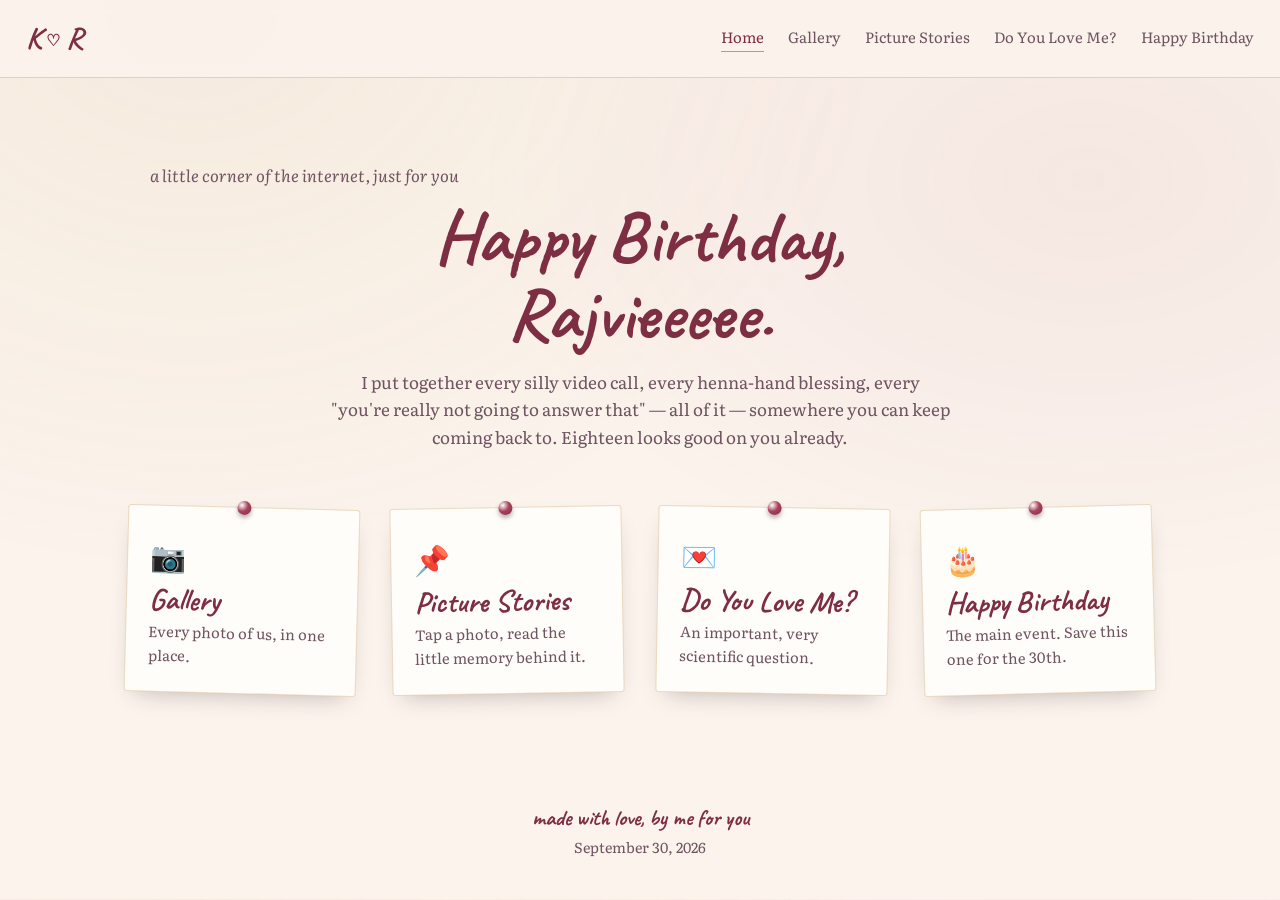
<file: index.html>
<!DOCTYPE html>
<html lang="en">
<head>
<meta charset="UTF-8">
<meta name="viewport" content="width=device-width, initial-scale=1.0">
<title>For Rajvieeeee</title>
<style>
/* ============================================================
   For Rajvieeeee — shared theme
   A handwritten scrapbook, not a template. Paper, ink, tape,
   polaroids pinned to a corkboard. Every accent borrows from
   things already in the photos: henna, kissed paper, string lights.
   ============================================================ */

@import url('https://fonts.googleapis.com/css2?family=Caveat:wght@500;600;700&family=Literata:ital,wght@0,400;0,500;0,600;1,400&display=swap');

:root{
  --paper:      #FBF3EC;
  --paper-deep: #F1E3D2;
  --card:       #FFFDF9;
  --ink:        #3B2331;
  --ink-soft:   #6E5361;
  --rose:       #A8425A;
  --rose-deep:  #7E2E42;
  --blush:      #F3C9D4;
  --gold:       #C89B5C;
  --gold-soft:  #E4C88E;
  --sage:       #E7DCC6;

  --shadow-card: 0 10px 24px -12px rgba(59,35,49,0.35);
  --radius-card: 3px;
}

*{ box-sizing: border-box; }
html{ scroll-behavior: smooth; }

body{
  margin: 0;
  background:
    radial-gradient(ellipse at 15% 0%, rgba(200,155,92,0.10), transparent 45%),
    radial-gradient(ellipse at 85% 20%, rgba(168,66,90,0.07), transparent 40%),
    var(--paper);
  color: var(--ink);
  font-family: 'Literata', Georgia, serif;
  font-size: 17px;
  line-height: 1.6;
  -webkit-font-smoothing: antialiased;
}

h1, h2, h3, .script{
  font-family: 'Caveat', cursive;
  color: var(--rose-deep);
  font-weight: 700;
  line-height: 1.05;
  margin: 0 0 .2em 0;
}

h1{ font-size: clamp(2.6rem, 7vw, 4.6rem); }
h2{ font-size: clamp(2rem, 5vw, 3rem); }
h3{ font-size: clamp(1.5rem, 3vw, 1.9rem); }

p{ max-width: 62ch; }

a{ color: var(--rose); }

::selection{ background: var(--blush); color: var(--ink); }

/* focus visibility, kept even though we style things by hand */
a:focus-visible, button:focus-visible, .memory:focus-visible{
  outline: 2px solid var(--rose);
  outline-offset: 3px;
}

@media (prefers-reduced-motion: reduce){
  *{ animation: none !important; transition: none !important; }
}

/* ---------- header / nav ---------- */
.site-header{
  position: sticky;
  top: 0;
  z-index: 40;
  display: flex;
  align-items: center;
  justify-content: space-between;
  gap: 1rem;
  padding: .9rem 1.6rem;
  background: rgba(251, 243, 236, 0.88);
  backdrop-filter: blur(6px);
  border-bottom: 1px solid rgba(200,155,92,0.4);
}

.wordmark{
  font-family: 'Caveat', cursive;
  font-size: 1.9rem;
  font-weight: 700;
  color: var(--rose-deep);
  text-decoration: none;
  display: flex;
  align-items: baseline;
  gap: .35rem;
}
.wordmark .heart{ font-size: 1rem; transform: translateY(-2px); }

.site-nav{
  display: flex;
  flex-wrap: wrap;
  gap: 1.1rem 1.5rem;
  list-style: none;
  margin: 0;
  padding: 0;
}
.site-nav a{
  font-family: 'Literata', serif;
  font-size: .93rem;
  color: var(--ink-soft);
  text-decoration: none;
  border-bottom: 1px solid transparent;
  padding-bottom: 2px;
  transition: color .2s ease, border-color .2s ease;
  white-space: nowrap;
}
.site-nav a:hover,
.site-nav a.current{
  color: var(--rose-deep);
  border-color: var(--gold);
}

.nav-toggle{
  display: none;
  background: none;
  border: 1px solid var(--gold);
  border-radius: var(--radius-card);
  color: var(--rose-deep);
  font-family: 'Literata', serif;
  font-size: .85rem;
  padding: .35rem .7rem;
  cursor: pointer;
}

@media (max-width: 760px){
  .nav-toggle{ display: inline-block; }
  .site-nav{
    display: none;
    position: absolute;
    top: 100%; left: 0; right: 0;
    background: var(--paper);
    border-bottom: 1px solid rgba(200,155,92,0.4);
    padding: 1rem 1.6rem 1.4rem;
    flex-direction: column;
    gap: .9rem;
  }
  .site-nav.open{ display: flex; }
}

/* ---------- generic page chrome ---------- */
.wrap{ max-width: 1080px; margin: 0 auto; padding: 0 1.6rem; }

.hero{
  padding: 4.2rem 1.6rem 2.6rem;
  text-align: center;
}
.hero .kicker{
  font-family: 'Literata', serif;
  font-style: italic;
  color: var(--ink-soft);
  font-size: 1.02rem;
  margin-bottom: .6rem;
}
.hero p.lede{
  margin: 1rem auto 0;
  color: var(--ink-soft);
}

.site-footer{
  text-align: center;
  padding: 3rem 1.6rem 2.6rem;
  color: var(--ink-soft);
  font-size: .9rem;
}
.site-footer .script{ font-size: 1.4rem; display:block; margin-bottom:.3rem; }

/* ---------- decorative bits ---------- */
.tape{
  position: absolute;
  width: 74px; height: 26px;
  background: repeating-linear-gradient(
    45deg,
    rgba(232,200,142,0.75),
    rgba(232,200,142,0.75) 6px,
    rgba(200,155,92,0.55) 6px,
    rgba(200,155,92,0.55) 12px
  );
  opacity: .85;
  box-shadow: 0 2px 4px rgba(59,35,49,0.15);
}

.pin{
  position: absolute;
  width: 14px; height: 14px;
  border-radius: 50%;
  background: radial-gradient(circle at 32% 30%, #fff, var(--rose) 45%, var(--rose-deep) 100%);
  box-shadow: 0 3px 4px rgba(59,35,49,0.35);
}

.hairline{
  border: none;
  border-top: 1px solid var(--gold-soft);
  max-width: 220px;
  margin: 2.4rem auto;
}

/* ---------- home: destination cards ---------- */
.destinations{
  display: grid;
  grid-template-columns: repeat(auto-fit, minmax(210px, 1fr));
  gap: 2.1rem;
  padding: 1rem 0 4rem;
}

.dest-card{
  position: relative;
  display: block;
  text-decoration: none;
  color: var(--ink);
  background: var(--card);
  border: 1px solid rgba(200,155,92,0.35);
  border-radius: var(--radius-card);
  padding: 1.6rem 1.4rem 1.5rem;
  box-shadow: var(--shadow-card);
  transform: rotate(var(--tilt, 0deg));
  transition: transform .25s ease, box-shadow .25s ease;
}
.dest-card:hover{
  transform: rotate(var(--tilt, 0deg)) translateY(-5px);
  box-shadow: 0 16px 30px -14px rgba(59,35,49,0.4);
}
.dest-card .pin{ top: -7px; left: 50%; margin-left: -7px; }
.dest-card .dest-icon{ font-size: 1.8rem; display:block; margin-bottom:.4rem; }
.dest-card h3{ margin-bottom: .25rem; }
.dest-card p{ margin: 0; color: var(--ink-soft); font-size: .92rem; }
.dest-card .soon{
  display:inline-block; margin-top:.6rem;
  font-family:'Literata',serif; font-style: italic;
  font-size:.78rem; color: var(--gold); 
}

/* ---------- corkboard / memories grid ---------- */
.corkboard{
  padding: 1rem 0 5rem;
  column-count: 1;
  column-gap: 30px;
}
@media (min-width: 620px){ .corkboard{ column-count: 2; } }
@media (min-width: 980px){ .corkboard{ column-count: 3; } }

.memory{
  break-inside: avoid;
  margin: 0 0 32px;
  transform: rotate(var(--tilt, 0deg));
}

.flip-card{
  position: relative;
  perspective: 1400px;
  cursor: pointer;
}
.flip-inner{
  position: relative;
  transform-style: preserve-3d;
  -webkit-transform-style: preserve-3d;
  transition: transform .7s cubic-bezier(.22,.85,.28,1);
}
.flip-card.flipped .flip-inner{ transform: rotateY(180deg); }

.flip-front, .flip-back{
  backface-visibility: hidden;
  -webkit-backface-visibility: hidden;
}
.flip-back{
  position: absolute;
  inset: 0;
  transform: rotateY(180deg);
}

/* front: polaroid */
.flip-front{
  background: var(--card);
  padding: 14px 14px 20px;
  border-radius: var(--radius-card);
  box-shadow: var(--shadow-card);
}
.photo-stack{
  position: relative;
  overflow: hidden;
  border-radius: 2px;
}
.photo-stack img{
  width: 100%;
  display: block;
  object-fit: cover;
  aspect-ratio: 4 / 5;
}
.photo-stack.pair{ display: flex; gap: 4px; }
.photo-stack.pair img{ width: 50%; aspect-ratio: 3 / 5; }

/* give the back face reliable room for text regardless of photo shape */
.flip-inner{ min-height: 340px; }

.flip-front .tape{ top: -12px; left: 50%; margin-left: -37px; }
.flip-front .cap-title{
  font-family: 'Caveat', cursive;
  color: var(--rose-deep);
  font-size: 1.5rem;
  margin: .6rem 0 0;
  text-align: center;
}
.flip-front .cap-hint{
  text-align: center;
  font-size: .78rem;
  font-style: italic;
  color: var(--ink-soft);
  margin: .1rem 0 0;
}

/* back: the note */
.flip-back{
  background:
    linear-gradient(var(--sage), var(--sage)),
    repeating-linear-gradient(
      to bottom,
      transparent, transparent 27px,
      rgba(168,66,90,0.14) 27px, rgba(168,66,90,0.14) 28px
    );
  border-radius: var(--radius-card);
  box-shadow: var(--shadow-card);
  padding: 1.5rem 1.4rem;
  display: flex;
  flex-direction: column;
  justify-content: center;
  min-height: 100%;
}
.flip-back .pin{ top: -7px; left: 50%; margin-left: -7px; }
.flip-back p{
  font-size: .98rem;
  color: var(--ink);
  margin: 0;
}
.flip-back .cap-hint{
  margin-top: .9rem;
  font-size: .76rem;
  font-style: italic;
  color: var(--ink-soft);
  text-align: right;
}

/* keep front/back same footprint so the flip doesn't jump */
.flip-card{ min-height: 0; }
.flip-inner{ width: 100%; }
.flip-back{ }

/* buttons */
.btn{
  display: inline-block;
  font-family: 'Literata', serif;
  font-size: .95rem;
  color: var(--rose-deep);
  text-decoration: none;
  border-bottom: 2px solid var(--gold);
  padding-bottom: 2px;
}
.btn:hover{ color: var(--rose); border-color: var(--rose); }

/* stub / coming-soon pages */
.stub{
  text-align: center;
  padding: 5rem 1.6rem 6rem;
}
.stub .pin{ position: static; display:inline-block; margin-bottom: 1.2rem; }

/* ---------- gallery: plain photo/video wall ---------- */
.gallery-item{
  position: relative;
  break-inside: avoid;
  margin: 0 0 28px;
  background: var(--card);
  padding: 12px 12px 14px;
  border-radius: var(--radius-card);
  box-shadow: var(--shadow-card);
  transform: rotate(var(--tilt, 0deg));
  cursor: zoom-in;
  transition: transform .25s ease, box-shadow .25s ease;
}
.gallery-item:hover{
  transform: rotate(var(--tilt, 0deg)) translateY(-4px);
  box-shadow: 0 16px 30px -14px rgba(59,35,49,0.4);
}
.gallery-item .tape{ top: -12px; left: 50%; margin-left: -37px; }
.gallery-item img{
  width: 100%;
  display: block;
  border-radius: 2px;
  object-fit: cover;
}
.gallery-item .play-badge{
  position: absolute;
  top: 12px; left: 12px; right: 12px; bottom: 26px;
  display: flex; align-items: center; justify-content: center;
  pointer-events: none;
}
.gallery-item .play-badge span{
  width: 54px; height: 54px;
  border-radius: 50%;
  background: rgba(59,35,49,0.55);
  color: #fff;
  font-size: 1.2rem;
  display: flex; align-items: center; justify-content: center;
  padding-left: 4px;
}

/* lightbox */
.lightbox{
  position: fixed;
  inset: 0;
  z-index: 100;
  background: rgba(37,22,29,0.86);
  display: none;
  align-items: center;
  justify-content: center;
  padding: 2rem;
}
.lightbox.open{ display: flex; }
.lightbox-content img,
.lightbox-content video{
  display: block;
  max-width: min(92vw, 720px);
  max-height: 86vh;
  border-radius: 4px;
  box-shadow: 0 20px 50px rgba(0,0,0,0.5);
}
.lightbox-close{
  position: absolute;
  top: 1.1rem; right: 1.5rem;
  color: #fff;
  font-family: 'Caveat', cursive;
  font-size: 2.4rem;
  line-height: 1;
  background: none;
  border: none;
  cursor: pointer;
}

/* ---------- do you love me ---------- */
.love-stage{
  min-height: 56vh;
  display: flex;
  flex-direction: column;
  align-items: center;
  justify-content: flex-start;
  text-align: center;
  padding: 1.5rem 1.6rem 5rem;
}
.love-round{ width: 100%; max-width: 560px; }
.love-buttons{
  position: relative;
  display: flex;
  align-items: center;
  justify-content: center;
  width: 100%;
  height: 240px;
  margin: 1.6rem auto 0;
}
.love-btn{
  font-family: 'Literata', serif;
  border: none;
  border-radius: 40px;
  padding: .85rem 2.1rem;
  font-size: 1.05rem;
}
.love-btn.yes{
  background: var(--rose-deep);
  color: #fff;
  box-shadow: var(--shadow-card);
  transition: transform .3s ease;
  cursor: pointer;
}
.love-btn.no{
  position: absolute;
  top: 42%;
  left: 62%;
  transform: translate(-50%, -50%);
  background: var(--card);
  color: var(--ink-soft);
  border: 1px solid var(--gold-soft);
  transition: top .22s ease, left .22s ease;
  white-space: nowrap;
  cursor: pointer;
}
.love-stage .cap-hint{
  margin-top: .6rem;
  font-size: .85rem;
  font-style: italic;
  color: var(--ink-soft);
}
.love-reveal{ max-width: 560px; margin-top: .5rem; }
.love-reveal .pagelist{
  text-align: left;
  display: inline-block;
  margin: 1rem 0;
  padding-left: 1.2rem;
}
.love-reveal .pagelist li{ margin-bottom: .5rem; }
.hidden{ display: none !important; }

/* ---------- happy birthday: lock + countdown ---------- */
.locked{
  text-align: center;
  padding: 3rem 1.6rem 6rem;
}
.locked .lock-icon{ font-size: 3rem; display: block; margin-bottom: 1rem; }
.countdown{
  display: flex;
  gap: 1.2rem;
  justify-content: center;
  margin-top: 2.2rem;
  flex-wrap: wrap;
}
.countdown .unit{
  background: var(--card);
  border-radius: var(--radius-card);
  box-shadow: var(--shadow-card);
  padding: 1rem 1.2rem;
  min-width: 84px;
}
.countdown .num{
  font-family: 'Caveat', cursive;
  font-size: 2.6rem;
  color: var(--rose-deep);
  display: block;
  line-height: 1;
}
.countdown .label{
  font-size: .75rem;
  color: var(--ink-soft);
}

/* ---------- happy birthday: cake + candles ---------- */
.cake-wrap{ text-align: center; padding: 2.5rem 1.6rem 1rem; }
.cake{
  position: relative;
  max-width: 440px;
  margin: 2.2rem auto 0;
}
.candles{
  display: flex;
  flex-wrap: wrap;
  justify-content: center;
  gap: 4px 8px;
  position: relative;
  z-index: 2;
  margin-bottom: -6px;
}
.candle{
  background: none;
  border: none;
  cursor: pointer;
  width: 18px;
  padding: 20px 0 0;
  position: relative;
}
.candle .stick{
  width: 5px;
  height: 22px;
  margin: 0 auto;
  border-radius: 2px;
  background: linear-gradient(var(--blush), var(--rose));
}
.candle .flame{
  position: absolute;
  top: 0; left: 50%;
  margin-left: -5px;
  width: 10px; height: 14px;
  border-radius: 50% 50% 50% 50% / 60% 60% 40% 40%;
  background: radial-gradient(circle at 50% 70%, #FFE9A8, #F4A340 60%, #C8541C);
  animation: flicker 1.6s ease-in-out infinite;
}
.candle.out .flame{ display: none; }
@keyframes flicker{
  0%, 100%{ transform: scaleY(1) rotate(-3deg); }
  50%{ transform: scaleY(1.12) rotate(3deg); }
}
.cake-body{
  height: 108px;
  background: linear-gradient(var(--card), var(--sage));
  border-radius: 14px 14px 32px 32px;
  box-shadow: var(--shadow-card);
  position: relative;
  z-index: 1;
}
.cake-plate{
  height: 14px;
  max-width: 480px;
  margin: 0 auto;
  background: var(--gold-soft);
  border-radius: 50%;
}
.cake-hint{
  margin-top: 1.3rem;
  font-style: italic;
  color: var(--ink-soft);
  font-size: .9rem;
}

/* ---------- happy birthday: the letter ---------- */
.letter-wrap{
  max-width: 600px;
  margin: 0 auto;
  padding: 2.2rem 1.6rem 5rem;
  text-align: center;
}
.letter-wrap p{ margin: 0 auto 1rem; text-align: left; }
.letter-wrap .signature{
  font-family: 'Caveat', cursive;
  font-size: 1.9rem;
  color: var(--rose-deep);
  margin-top: 1.4rem;
  text-align: center;
}

/* ---------- confetti ---------- */
.confetti-piece{
  position: fixed;
  top: -20px;
  width: 9px; height: 14px;
  z-index: 200;
  pointer-events: none;
  animation: confetti-fall linear forwards;
}
@keyframes confetti-fall{
  to{ transform: translateY(110vh) rotate(540deg); opacity: .9; }
}

</style>
</head>
<body>

<header class="site-header">
  <a class="wordmark" href="index.html">K <span class="heart">♡</span> R</a>
  <button class="nav-toggle" aria-label="Toggle menu">Menu</button>
  <nav class="site-nav">
    <a href="index.html" class="current">Home</a>
    <a href="gallery.html">Gallery</a>
    <a href="picture-stories.html">Picture Stories</a>
    <a href="love.html">Do You Love Me?</a>
    <a href="birthday.html">Happy Birthday</a>
  </nav>
</header>

<section class="hero">
  <p class="kicker">a little corner of the internet, just for you</p>
  <h1>Happy Birthday,<br>Rajvieeeee.</h1>
  <p class="lede">
    I put together every silly video call, every henna-hand blessing, every
    "you're really not going to answer that" — all of it — somewhere you can
    keep coming back to. Eighteen looks good on you already.
  </p>
</section>

<div class="wrap">
  <div class="destinations">

    <a class="dest-card" style="--tilt:1.5deg" href="gallery.html">
      <span class="pin"></span>
      <span class="dest-icon">📷</span>
      <h3>Gallery</h3>
      <p>Every photo of us, in one place.</p>
    </a>

    <a class="dest-card" style="--tilt:-1deg" href="picture-stories.html">
      <span class="pin"></span>
      <span class="dest-icon">📌</span>
      <h3>Picture Stories</h3>
      <p>Tap a photo, read the little memory behind it.</p>
    </a>

    <a class="dest-card" style="--tilt:1deg" href="love.html">
      <span class="pin"></span>
      <span class="dest-icon">💌</span>
      <h3>Do You Love Me?</h3>
      <p>An important, very scientific question.</p>
    </a>

    <a class="dest-card" style="--tilt:-1.5deg" href="birthday.html">
      <span class="pin"></span>
      <span class="dest-icon">🎂</span>
      <h3>Happy Birthday</h3>
      <p>The main event. Save this one for the 30th.</p>
    </a>

  </div>
</div>

<footer class="site-footer">
  <span class="script">made with love, by me for you</span>
  September 30, 2026
</footer>

<script>
// Mobile nav toggle
document.addEventListener('DOMContentLoaded', () => {
  const toggle = document.querySelector('.nav-toggle');
  const nav = document.querySelector('.site-nav');
  if (toggle && nav){
    toggle.addEventListener('click', () => {
      nav.classList.toggle('open');
    });
  }

  // Flip cards (Picture Stories)
  document.querySelectorAll('.flip-card').forEach(card => {
    card.setAttribute('tabindex', '0');
    card.setAttribute('role', 'button');
    const front = card.querySelector('.flip-front .cap-title');
    card.setAttribute('aria-label', front ? front.textContent : 'Photo, tap to read the story');

    const toggleFlip = () => card.classList.toggle('flipped');

    card.addEventListener('click', toggleFlip);
    card.addEventListener('keydown', (e) => {
      if (e.key === 'Enter' || e.key === ' '){
        e.preventDefault();
        toggleFlip();
      }
    });
  });

  // Gallery lightbox
  const lightbox = document.getElementById('lightbox');
  if (lightbox){
    const content = lightbox.querySelector('.lightbox-content');
    const closeBtn = lightbox.querySelector('.lightbox-close');

    const openLightbox = (item) => {
      const videoSrc = item.getAttribute('data-video');
      content.innerHTML = '';
      if (videoSrc){
        const video = document.createElement('video');
        video.src = videoSrc;
        video.controls = true;
        video.autoplay = true;
        video.playsInline = true;
        content.appendChild(video);
      } else {
        const img = item.querySelector('img');
        const big = document.createElement('img');
        big.src = img.src;
        big.alt = img.alt || '';
        content.appendChild(big);
      }
      lightbox.classList.add('open');
    };

    const closeLightbox = () => {
      lightbox.classList.remove('open');
      const video = content.querySelector('video');
      if (video) video.pause();
      content.innerHTML = '';
    };

    document.querySelectorAll('.gallery-item').forEach(item => {
      item.setAttribute('tabindex', '0');
      item.setAttribute('role', 'button');
      item.addEventListener('click', () => openLightbox(item));
      item.addEventListener('keydown', (e) => {
        if (e.key === 'Enter' || e.key === ' '){
          e.preventDefault();
          openLightbox(item);
        }
      });
    });

    closeBtn.addEventListener('click', closeLightbox);
    lightbox.addEventListener('click', (e) => {
      if (e.target === lightbox) closeLightbox();
    });
    document.addEventListener('keydown', (e) => {
      if (e.key === 'Escape') closeLightbox();
    });
  }

  // Do You Love Me — the "no" button that can't be caught
  const yesBtn = document.getElementById('loveYes');
  const noBtn = document.getElementById('loveNo');
  if (yesBtn && noBtn){
    const stage = document.getElementById('loveButtons');
    const hint = document.getElementById('loveHint');
    const round = document.getElementById('loveRound');
    const reveal = document.getElementById('loveReveal');
    const dodgeMessages = ['nice try', 'nope', 'so close', 'not happening', 'try again?', 'almost had it'];
    let dodges = 0;

    const dodge = (e) => {
      e.preventDefault();
      const rect = stage.getBoundingClientRect();
      const btnRect = noBtn.getBoundingClientRect();
      const maxX = Math.max(rect.width - btnRect.width, 0);
      const maxY = Math.max(rect.height - btnRect.height, 0);
      const x = Math.random() * maxX;
      const y = Math.random() * maxY;
      noBtn.style.left = x + 'px';
      noBtn.style.top = y + 'px';
      noBtn.style.transform = 'none';
      dodges += 1;
      const scale = Math.min(1 + dodges * 0.05, 1.5);
      yesBtn.style.transform = 'scale(' + scale + ')';
      if (dodges >= 2 && hint){
        hint.textContent = dodgeMessages[Math.min(dodges - 2, dodgeMessages.length - 1)];
      }
    };

    noBtn.addEventListener('pointerenter', dodge);
    noBtn.addEventListener('touchstart', dodge, { passive: false });
    noBtn.addEventListener('click', dodge);

    yesBtn.addEventListener('click', () => {
      round.classList.add('hidden');
      reveal.classList.remove('hidden');
    });
  }
});

// Happy Birthday: countdown lock, candles, confetti
(function(){
  const lockedEl = document.getElementById('bdayLocked');
  const unlockedEl = document.getElementById('bdayUnlocked');
  if (!lockedEl || !unlockedEl) return;

  const target = new Date('2026-09-30T00:00:00');

  function launchConfetti(){
    const colors = ['#A8425A', '#C89B5C', '#F3C9D4', '#E7DCC6', '#7E2E42'];
    for (let i = 0; i < 70; i++){
      const p = document.createElement('div');
      p.className = 'confetti-piece';
      p.style.left = Math.random() * 100 + 'vw';
      p.style.background = colors[Math.floor(Math.random() * colors.length)];
      p.style.animationDuration = (2.5 + Math.random() * 1.5) + 's';
      p.style.transform = 'rotate(' + Math.floor(Math.random() * 360) + 'deg)';
      document.body.appendChild(p);
      setTimeout(() => p.remove(), 4200);
    }
  }

  function showUnlocked(){
    lockedEl.classList.add('hidden');
    unlockedEl.classList.remove('hidden');
    launchConfetti();
  }

  function pad2(n){
    n = Math.floor(n);
    return n < 10 ? '0' + n : String(n);
  }

  function tick(){
    const now = new Date();
    const diff = target - now;
    if (diff <= 0){
      showUnlocked();
      return;
    }
    const d = Math.floor(diff / 86400000);
    const h = Math.floor((diff % 86400000) / 3600000);
    const m = Math.floor((diff % 3600000) / 60000);
    const s = Math.floor((diff % 60000) / 1000);
    const dEl = document.getElementById('cdDays');
    const hEl = document.getElementById('cdHours');
    const mEl = document.getElementById('cdMins');
    const sEl = document.getElementById('cdSecs');
    if (dEl) dEl.textContent = d;
    if (hEl) hEl.textContent = pad2(h);
    if (mEl) mEl.textContent = pad2(m);
    if (sEl) sEl.textContent = pad2(s);
  }

  if (new Date() >= target){
    lockedEl.classList.add('hidden');
    unlockedEl.classList.remove('hidden');
  } else {
    tick();
    setInterval(tick, 1000);
  }

  const candles = document.querySelectorAll('.candle');
  const letterSection = document.getElementById('bdayLetter');
  const cakeHint = document.getElementById('cakeHint');
  let remaining = candles.length;
  candles.forEach(c => {
    c.addEventListener('click', () => {
      if (c.classList.contains('out')) return;
      c.classList.add('out');
      remaining -= 1;
      if (remaining === 0 && letterSection){
        if (cakeHint) cakeHint.textContent = 'happy birthday, Rajvieeeee 🎂';
        letterSection.classList.remove('hidden');
        launchConfetti();
        letterSection.scrollIntoView({ behavior: 'smooth', block: 'start' });
      }
    });
  });
})();

</script>
</body>
</html>
</file>
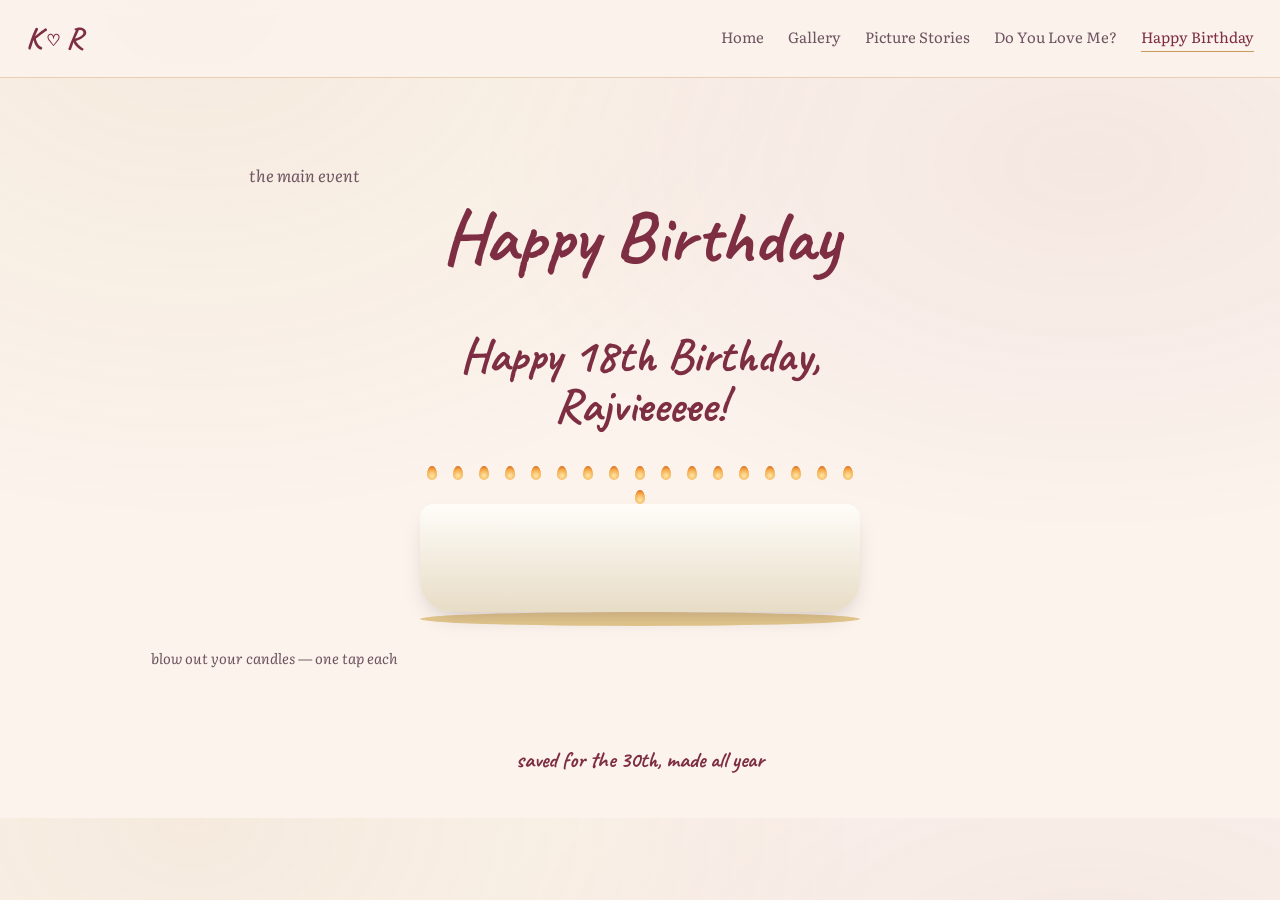
<file: birthday.html>
<!DOCTYPE html>
<html lang="en">
<head>
<meta charset="UTF-8">
<meta name="viewport" content="width=device-width, initial-scale=1.0">
<title>Happy Birthday — For Rajvieeeee</title>
<style>
/* ============================================================
   For Rajvieeeee — shared theme
   A handwritten scrapbook, not a template. Paper, ink, tape,
   polaroids pinned to a corkboard. Every accent borrows from
   things already in the photos: henna, kissed paper, string lights.
   ============================================================ */

@import url('https://fonts.googleapis.com/css2?family=Caveat:wght@500;600;700&family=Literata:ital,wght@0,400;0,500;0,600;1,400&display=swap');

:root{
  --paper:      #FBF3EC;
  --paper-deep: #F1E3D2;
  --card:       #FFFDF9;
  --ink:        #3B2331;
  --ink-soft:   #6E5361;
  --rose:       #A8425A;
  --rose-deep:  #7E2E42;
  --blush:      #F3C9D4;
  --gold:       #C89B5C;
  --gold-soft:  #E4C88E;
  --sage:       #E7DCC6;

  --shadow-card: 0 10px 24px -12px rgba(59,35,49,0.35);
  --radius-card: 3px;
}

*{ box-sizing: border-box; }
html{ scroll-behavior: smooth; }

body{
  margin: 0;
  background:
    radial-gradient(ellipse at 15% 0%, rgba(200,155,92,0.10), transparent 45%),
    radial-gradient(ellipse at 85% 20%, rgba(168,66,90,0.07), transparent 40%),
    var(--paper);
  color: var(--ink);
  font-family: 'Literata', Georgia, serif;
  font-size: 17px;
  line-height: 1.6;
  -webkit-font-smoothing: antialiased;
}

h1, h2, h3, .script{
  font-family: 'Caveat', cursive;
  color: var(--rose-deep);
  font-weight: 700;
  line-height: 1.05;
  margin: 0 0 .2em 0;
}

h1{ font-size: clamp(2.6rem, 7vw, 4.6rem); }
h2{ font-size: clamp(2rem, 5vw, 3rem); }
h3{ font-size: clamp(1.5rem, 3vw, 1.9rem); }

p{ max-width: 62ch; }

a{ color: var(--rose); }

::selection{ background: var(--blush); color: var(--ink); }

/* focus visibility, kept even though we style things by hand */
a:focus-visible, button:focus-visible, .memory:focus-visible{
  outline: 2px solid var(--rose);
  outline-offset: 3px;
}

@media (prefers-reduced-motion: reduce){
  *{ animation: none !important; transition: none !important; }
}

/* ---------- header / nav ---------- */
.site-header{
  position: sticky;
  top: 0;
  z-index: 40;
  display: flex;
  align-items: center;
  justify-content: space-between;
  gap: 1rem;
  padding: .9rem 1.6rem;
  background: rgba(251, 243, 236, 0.88);
  backdrop-filter: blur(6px);
  border-bottom: 1px solid rgba(200,155,92,0.4);
}

.wordmark{
  font-family: 'Caveat', cursive;
  font-size: 1.9rem;
  font-weight: 700;
  color: var(--rose-deep);
  text-decoration: none;
  display: flex;
  align-items: baseline;
  gap: .35rem;
}
.wordmark .heart{ font-size: 1rem; transform: translateY(-2px); }

.site-nav{
  display: flex;
  flex-wrap: wrap;
  gap: 1.1rem 1.5rem;
  list-style: none;
  margin: 0;
  padding: 0;
}
.site-nav a{
  font-family: 'Literata', serif;
  font-size: .93rem;
  color: var(--ink-soft);
  text-decoration: none;
  border-bottom: 1px solid transparent;
  padding-bottom: 2px;
  transition: color .2s ease, border-color .2s ease;
  white-space: nowrap;
}
.site-nav a:hover,
.site-nav a.current{
  color: var(--rose-deep);
  border-color: var(--gold);
}

.nav-toggle{
  display: none;
  background: none;
  border: 1px solid var(--gold);
  border-radius: var(--radius-card);
  color: var(--rose-deep);
  font-family: 'Literata', serif;
  font-size: .85rem;
  padding: .35rem .7rem;
  cursor: pointer;
}

@media (max-width: 760px){
  .nav-toggle{ display: inline-block; }
  .site-nav{
    display: none;
    position: absolute;
    top: 100%; left: 0; right: 0;
    background: var(--paper);
    border-bottom: 1px solid rgba(200,155,92,0.4);
    padding: 1rem 1.6rem 1.4rem;
    flex-direction: column;
    gap: .9rem;
  }
  .site-nav.open{ display: flex; }
}

/* ---------- generic page chrome ---------- */
.wrap{ max-width: 1080px; margin: 0 auto; padding: 0 1.6rem; }

.hero{
  padding: 4.2rem 1.6rem 2.6rem;
  text-align: center;
}
.hero .kicker{
  font-family: 'Literata', serif;
  font-style: italic;
  color: var(--ink-soft);
  font-size: 1.02rem;
  margin-bottom: .6rem;
}
.hero p.lede{
  margin: 1rem auto 0;
  color: var(--ink-soft);
}

.site-footer{
  text-align: center;
  padding: 3rem 1.6rem 2.6rem;
  color: var(--ink-soft);
  font-size: .9rem;
}
.site-footer .script{ font-size: 1.4rem; display:block; margin-bottom:.3rem; }

/* ---------- decorative bits ---------- */
.tape{
  position: absolute;
  width: 74px; height: 26px;
  background: repeating-linear-gradient(
    45deg,
    rgba(232,200,142,0.75),
    rgba(232,200,142,0.75) 6px,
    rgba(200,155,92,0.55) 6px,
    rgba(200,155,92,0.55) 12px
  );
  opacity: .85;
  box-shadow: 0 2px 4px rgba(59,35,49,0.15);
}

.pin{
  position: absolute;
  width: 14px; height: 14px;
  border-radius: 50%;
  background: radial-gradient(circle at 32% 30%, #fff, var(--rose) 45%, var(--rose-deep) 100%);
  box-shadow: 0 3px 4px rgba(59,35,49,0.35);
}

.hairline{
  border: none;
  border-top: 1px solid var(--gold-soft);
  max-width: 220px;
  margin: 2.4rem auto;
}

/* ---------- home: destination cards ---------- */
.destinations{
  display: grid;
  grid-template-columns: repeat(auto-fit, minmax(210px, 1fr));
  gap: 2.1rem;
  padding: 1rem 0 4rem;
}

.dest-card{
  position: relative;
  display: block;
  text-decoration: none;
  color: var(--ink);
  background: var(--card);
  border: 1px solid rgba(200,155,92,0.35);
  border-radius: var(--radius-card);
  padding: 1.6rem 1.4rem 1.5rem;
  box-shadow: var(--shadow-card);
  transform: rotate(var(--tilt, 0deg));
  transition: transform .25s ease, box-shadow .25s ease;
}
.dest-card:hover{
  transform: rotate(var(--tilt, 0deg)) translateY(-5px);
  box-shadow: 0 16px 30px -14px rgba(59,35,49,0.4);
}
.dest-card .pin{ top: -7px; left: 50%; margin-left: -7px; }
.dest-card .dest-icon{ font-size: 1.8rem; display:block; margin-bottom:.4rem; }
.dest-card h3{ margin-bottom: .25rem; }
.dest-card p{ margin: 0; color: var(--ink-soft); font-size: .92rem; }
.dest-card .soon{
  display:inline-block; margin-top:.6rem;
  font-family:'Literata',serif; font-style: italic;
  font-size:.78rem; color: var(--gold); 
}

/* ---------- corkboard / memories grid ---------- */
.corkboard{
  padding: 1rem 0 5rem;
  column-count: 1;
  column-gap: 30px;
}
@media (min-width: 620px){ .corkboard{ column-count: 2; } }
@media (min-width: 980px){ .corkboard{ column-count: 3; } }

.memory{
  break-inside: avoid;
  margin: 0 0 32px;
  transform: rotate(var(--tilt, 0deg));
}

.flip-card{
  position: relative;
  perspective: 1400px;
  cursor: pointer;
}
.flip-inner{
  position: relative;
  transform-style: preserve-3d;
  -webkit-transform-style: preserve-3d;
  transition: transform .7s cubic-bezier(.22,.85,.28,1);
}
.flip-card.flipped .flip-inner{ transform: rotateY(180deg); }

.flip-front, .flip-back{
  backface-visibility: hidden;
  -webkit-backface-visibility: hidden;
}
.flip-back{
  position: absolute;
  inset: 0;
  transform: rotateY(180deg);
}

/* front: polaroid */
.flip-front{
  background: var(--card);
  padding: 14px 14px 20px;
  border-radius: var(--radius-card);
  box-shadow: var(--shadow-card);
}
.photo-stack{
  position: relative;
  overflow: hidden;
  border-radius: 2px;
}
.photo-stack img{
  width: 100%;
  display: block;
  object-fit: cover;
  aspect-ratio: 4 / 5;
}
.photo-stack.pair{ display: flex; gap: 4px; }
.photo-stack.pair img{ width: 50%; aspect-ratio: 3 / 5; }

/* give the back face reliable room for text regardless of photo shape */
.flip-inner{ min-height: 340px; }

.flip-front .tape{ top: -12px; left: 50%; margin-left: -37px; }
.flip-front .cap-title{
  font-family: 'Caveat', cursive;
  color: var(--rose-deep);
  font-size: 1.5rem;
  margin: .6rem 0 0;
  text-align: center;
}
.flip-front .cap-hint{
  text-align: center;
  font-size: .78rem;
  font-style: italic;
  color: var(--ink-soft);
  margin: .1rem 0 0;
}

/* back: the note */
.flip-back{
  background:
    linear-gradient(var(--sage), var(--sage)),
    repeating-linear-gradient(
      to bottom,
      transparent, transparent 27px,
      rgba(168,66,90,0.14) 27px, rgba(168,66,90,0.14) 28px
    );
  border-radius: var(--radius-card);
  box-shadow: var(--shadow-card);
  padding: 1.5rem 1.4rem;
  display: flex;
  flex-direction: column;
  justify-content: center;
  min-height: 100%;
}
.flip-back .pin{ top: -7px; left: 50%; margin-left: -7px; }
.flip-back p{
  font-size: .98rem;
  color: var(--ink);
  margin: 0;
}
.flip-back .cap-hint{
  margin-top: .9rem;
  font-size: .76rem;
  font-style: italic;
  color: var(--ink-soft);
  text-align: right;
}

/* keep front/back same footprint so the flip doesn't jump */
.flip-card{ min-height: 0; }
.flip-inner{ width: 100%; }
.flip-back{ }

/* buttons */
.btn{
  display: inline-block;
  font-family: 'Literata', serif;
  font-size: .95rem;
  color: var(--rose-deep);
  text-decoration: none;
  border-bottom: 2px solid var(--gold);
  padding-bottom: 2px;
}
.btn:hover{ color: var(--rose); border-color: var(--rose); }

/* stub / coming-soon pages */
.stub{
  text-align: center;
  padding: 5rem 1.6rem 6rem;
}
.stub .pin{ position: static; display:inline-block; margin-bottom: 1.2rem; }

/* ---------- gallery: plain photo/video wall ---------- */
.gallery-item{
  position: relative;
  break-inside: avoid;
  margin: 0 0 28px;
  background: var(--card);
  padding: 12px 12px 14px;
  border-radius: var(--radius-card);
  box-shadow: var(--shadow-card);
  transform: rotate(var(--tilt, 0deg));
  cursor: zoom-in;
  transition: transform .25s ease, box-shadow .25s ease;
}
.gallery-item:hover{
  transform: rotate(var(--tilt, 0deg)) translateY(-4px);
  box-shadow: 0 16px 30px -14px rgba(59,35,49,0.4);
}
.gallery-item .tape{ top: -12px; left: 50%; margin-left: -37px; }
.gallery-item img{
  width: 100%;
  display: block;
  border-radius: 2px;
  object-fit: cover;
}
.gallery-item .play-badge{
  position: absolute;
  top: 12px; left: 12px; right: 12px; bottom: 26px;
  display: flex; align-items: center; justify-content: center;
  pointer-events: none;
}
.gallery-item .play-badge span{
  width: 54px; height: 54px;
  border-radius: 50%;
  background: rgba(59,35,49,0.55);
  color: #fff;
  font-size: 1.2rem;
  display: flex; align-items: center; justify-content: center;
  padding-left: 4px;
}

/* lightbox */
.lightbox{
  position: fixed;
  inset: 0;
  z-index: 100;
  background: rgba(37,22,29,0.86);
  display: none;
  align-items: center;
  justify-content: center;
  padding: 2rem;
}
.lightbox.open{ display: flex; }
.lightbox-content img,
.lightbox-content video{
  display: block;
  max-width: min(92vw, 720px);
  max-height: 86vh;
  border-radius: 4px;
  box-shadow: 0 20px 50px rgba(0,0,0,0.5);
}
.lightbox-close{
  position: absolute;
  top: 1.1rem; right: 1.5rem;
  color: #fff;
  font-family: 'Caveat', cursive;
  font-size: 2.4rem;
  line-height: 1;
  background: none;
  border: none;
  cursor: pointer;
}

/* ---------- do you love me ---------- */
.love-stage{
  min-height: 56vh;
  display: flex;
  flex-direction: column;
  align-items: center;
  justify-content: flex-start;
  text-align: center;
  padding: 1.5rem 1.6rem 5rem;
}
.love-round{ width: 100%; max-width: 560px; }
.love-buttons{
  position: relative;
  display: flex;
  align-items: center;
  justify-content: center;
  width: 100%;
  height: 240px;
  margin: 1.6rem auto 0;
}
.love-btn{
  font-family: 'Literata', serif;
  border: none;
  border-radius: 40px;
  padding: .85rem 2.1rem;
  font-size: 1.05rem;
}
.love-btn.yes{
  background: var(--rose-deep);
  color: #fff;
  box-shadow: var(--shadow-card);
  transition: transform .3s ease;
  cursor: pointer;
}
.love-btn.no{
  position: absolute;
  top: 42%;
  left: 62%;
  transform: translate(-50%, -50%);
  background: var(--card);
  color: var(--ink-soft);
  border: 1px solid var(--gold-soft);
  transition: top .22s ease, left .22s ease;
  white-space: nowrap;
  cursor: pointer;
}
.love-stage .cap-hint{
  margin-top: .6rem;
  font-size: .85rem;
  font-style: italic;
  color: var(--ink-soft);
}
.love-reveal{ max-width: 560px; margin-top: .5rem; }
.love-reveal .pagelist{
  text-align: left;
  display: inline-block;
  margin: 1rem 0;
  padding-left: 1.2rem;
}
.love-reveal .pagelist li{ margin-bottom: .5rem; }
.hidden{ display: none !important; }

/* ---------- happy birthday: lock + countdown ---------- */
.locked{
  text-align: center;
  padding: 3rem 1.6rem 6rem;
}
.locked .lock-icon{ font-size: 3rem; display: block; margin-bottom: 1rem; }
.countdown{
  display: flex;
  gap: 1.2rem;
  justify-content: center;
  margin-top: 2.2rem;
  flex-wrap: wrap;
}
.countdown .unit{
  background: var(--card);
  border-radius: var(--radius-card);
  box-shadow: var(--shadow-card);
  padding: 1rem 1.2rem;
  min-width: 84px;
}
.countdown .num{
  font-family: 'Caveat', cursive;
  font-size: 2.6rem;
  color: var(--rose-deep);
  display: block;
  line-height: 1;
}
.countdown .label{
  font-size: .75rem;
  color: var(--ink-soft);
}

/* ---------- happy birthday: cake + candles ---------- */
.cake-wrap{ text-align: center; padding: 2.5rem 1.6rem 1rem; }
.cake{
  position: relative;
  max-width: 440px;
  margin: 2.2rem auto 0;
}
.candles{
  display: flex;
  flex-wrap: wrap;
  justify-content: center;
  gap: 4px 8px;
  position: relative;
  z-index: 2;
  margin-bottom: -6px;
}
.candle{
  background: none;
  border: none;
  cursor: pointer;
  width: 18px;
  padding: 20px 0 0;
  position: relative;
}
.candle .stick{
  width: 5px;
  height: 22px;
  margin: 0 auto;
  border-radius: 2px;
  background: linear-gradient(var(--blush), var(--rose));
}
.candle .flame{
  position: absolute;
  top: 0; left: 50%;
  margin-left: -5px;
  width: 10px; height: 14px;
  border-radius: 50% 50% 50% 50% / 60% 60% 40% 40%;
  background: radial-gradient(circle at 50% 70%, #FFE9A8, #F4A340 60%, #C8541C);
  animation: flicker 1.6s ease-in-out infinite;
}
.candle.out .flame{ display: none; }
@keyframes flicker{
  0%, 100%{ transform: scaleY(1) rotate(-3deg); }
  50%{ transform: scaleY(1.12) rotate(3deg); }
}
.cake-body{
  height: 108px;
  background: linear-gradient(var(--card), var(--sage));
  border-radius: 14px 14px 32px 32px;
  box-shadow: var(--shadow-card);
  position: relative;
  z-index: 1;
}
.cake-plate{
  height: 14px;
  max-width: 480px;
  margin: 0 auto;
  background: var(--gold-soft);
  border-radius: 50%;
}
.cake-hint{
  margin-top: 1.3rem;
  font-style: italic;
  color: var(--ink-soft);
  font-size: .9rem;
}

/* ---------- happy birthday: the letter ---------- */
.letter-wrap{
  max-width: 600px;
  margin: 0 auto;
  padding: 2.2rem 1.6rem 5rem;
  text-align: center;
}
.letter-wrap p{ margin: 0 auto 1rem; text-align: left; }
.letter-wrap .signature{
  font-family: 'Caveat', cursive;
  font-size: 1.9rem;
  color: var(--rose-deep);
  margin-top: 1.4rem;
  text-align: center;
}

/* ---------- confetti ---------- */
.confetti-piece{
  position: fixed;
  top: -20px;
  width: 9px; height: 14px;
  z-index: 200;
  pointer-events: none;
  animation: confetti-fall linear forwards;
}
@keyframes confetti-fall{
  to{ transform: translateY(110vh) rotate(540deg); opacity: .9; }
}

</style>
</head>
<body>

<header class="site-header">
  <a class="wordmark" href="index.html">K <span class="heart">♡</span> R</a>
  <button class="nav-toggle" aria-label="Toggle menu">Menu</button>
  <nav class="site-nav">
    <a href="index.html">Home</a>
    <a href="gallery.html">Gallery</a>
    <a href="picture-stories.html">Picture Stories</a>
    <a href="love.html">Do You Love Me?</a>
    <a href="birthday.html" class="current">Happy Birthday</a>
  </nav>
</header>

<section class="hero" style="padding-bottom:0;">
  <p class="kicker">the main event</p>
  <h1>Happy Birthday</h1>
</section>

<div id="bdayLocked" class="locked">
  <span class="lock-icon">🔒</span>
  <p class="lede" style="margin-left:auto;margin-right:auto;">This page is sealed until your birthday. Come back at midnight on the 30th and it'll open itself.</p>
  <div class="countdown">
    <div class="unit"><span class="num" id="cdDays">–</span><span class="label">days</span></div>
    <div class="unit"><span class="num" id="cdHours">–</span><span class="label">hours</span></div>
    <div class="unit"><span class="num" id="cdMins">–</span><span class="label">minutes</span></div>
    <div class="unit"><span class="num" id="cdSecs">–</span><span class="label">seconds</span></div>
  </div>
</div>

<div id="bdayUnlocked" class="hidden">

  <div class="cake-wrap">
    <h2>Happy 18th Birthday,<br>Rajvieeeee!</h2>
    <div class="cake">
      <div class="candles">
        <button class="candle" aria-label="candle"><span class="flame"></span><span class="stick"></span></button>
        <button class="candle" aria-label="candle"><span class="flame"></span><span class="stick"></span></button>
        <button class="candle" aria-label="candle"><span class="flame"></span><span class="stick"></span></button>
        <button class="candle" aria-label="candle"><span class="flame"></span><span class="stick"></span></button>
        <button class="candle" aria-label="candle"><span class="flame"></span><span class="stick"></span></button>
        <button class="candle" aria-label="candle"><span class="flame"></span><span class="stick"></span></button>
        <button class="candle" aria-label="candle"><span class="flame"></span><span class="stick"></span></button>
        <button class="candle" aria-label="candle"><span class="flame"></span><span class="stick"></span></button>
        <button class="candle" aria-label="candle"><span class="flame"></span><span class="stick"></span></button>
        <button class="candle" aria-label="candle"><span class="flame"></span><span class="stick"></span></button>
        <button class="candle" aria-label="candle"><span class="flame"></span><span class="stick"></span></button>
        <button class="candle" aria-label="candle"><span class="flame"></span><span class="stick"></span></button>
        <button class="candle" aria-label="candle"><span class="flame"></span><span class="stick"></span></button>
        <button class="candle" aria-label="candle"><span class="flame"></span><span class="stick"></span></button>
        <button class="candle" aria-label="candle"><span class="flame"></span><span class="stick"></span></button>
        <button class="candle" aria-label="candle"><span class="flame"></span><span class="stick"></span></button>
        <button class="candle" aria-label="candle"><span class="flame"></span><span class="stick"></span></button>
        <button class="candle" aria-label="candle"><span class="flame"></span><span class="stick"></span></button>
      </div>
      <div class="cake-body"></div>
      <div class="cake-plate"></div>
    </div>
    <p class="cake-hint" id="cakeHint">blow out your candles — one tap each</p>
  </div>

  <div id="bdayLetter" class="letter-wrap hidden">
    <h2>For You</h2>
    <p>Eighteen, Rajvieeeee.</p>
    <p>While I was building this site, I kept going back through all our photos, and somehow every single one made me fall for you a little more than the last. A henna hand raised in blessing. A fake-angry face that never once held up. A handwritten note that swore, underlined twice, that it wasn't ChatGPT. Small, silly, completely-you moments — and somehow those turned into my favorite year.</p>
    <p>So here's to eighteen. Here's to whatever comes next for you, and to me getting a front-row seat to all of it.</p>
    <p>I love you more than any of these pages could really hold. Happy birthday. I'm so lucky it's you.</p>
    <p class="signature">— Kushan</p>
  </div>

</div>

<footer class="site-footer">
  <span class="script">saved for the 30th, made all year</span>
</footer>

<script>
// Mobile nav toggle
document.addEventListener('DOMContentLoaded', () => {
  const toggle = document.querySelector('.nav-toggle');
  const nav = document.querySelector('.site-nav');
  if (toggle && nav){
    toggle.addEventListener('click', () => {
      nav.classList.toggle('open');
    });
  }

  // Flip cards (Picture Stories)
  document.querySelectorAll('.flip-card').forEach(card => {
    card.setAttribute('tabindex', '0');
    card.setAttribute('role', 'button');
    const front = card.querySelector('.flip-front .cap-title');
    card.setAttribute('aria-label', front ? front.textContent : 'Photo, tap to read the story');

    const toggleFlip = () => card.classList.toggle('flipped');

    card.addEventListener('click', toggleFlip);
    card.addEventListener('keydown', (e) => {
      if (e.key === 'Enter' || e.key === ' '){
        e.preventDefault();
        toggleFlip();
      }
    });
  });

  // Gallery lightbox
  const lightbox = document.getElementById('lightbox');
  if (lightbox){
    const content = lightbox.querySelector('.lightbox-content');
    const closeBtn = lightbox.querySelector('.lightbox-close');

    const openLightbox = (item) => {
      const videoSrc = item.getAttribute('data-video');
      content.innerHTML = '';
      if (videoSrc){
        const video = document.createElement('video');
        video.src = videoSrc;
        video.controls = true;
        video.autoplay = true;
        video.playsInline = true;
        content.appendChild(video);
      } else {
        const img = item.querySelector('img');
        const big = document.createElement('img');
        big.src = img.src;
        big.alt = img.alt || '';
        content.appendChild(big);
      }
      lightbox.classList.add('open');
    };

    const closeLightbox = () => {
      lightbox.classList.remove('open');
      const video = content.querySelector('video');
      if (video) video.pause();
      content.innerHTML = '';
    };

    document.querySelectorAll('.gallery-item').forEach(item => {
      item.setAttribute('tabindex', '0');
      item.setAttribute('role', 'button');
      item.addEventListener('click', () => openLightbox(item));
      item.addEventListener('keydown', (e) => {
        if (e.key === 'Enter' || e.key === ' '){
          e.preventDefault();
          openLightbox(item);
        }
      });
    });

    closeBtn.addEventListener('click', closeLightbox);
    lightbox.addEventListener('click', (e) => {
      if (e.target === lightbox) closeLightbox();
    });
    document.addEventListener('keydown', (e) => {
      if (e.key === 'Escape') closeLightbox();
    });
  }

  // Do You Love Me — the "no" button that can't be caught
  const yesBtn = document.getElementById('loveYes');
  const noBtn = document.getElementById('loveNo');
  if (yesBtn && noBtn){
    const stage = document.getElementById('loveButtons');
    const hint = document.getElementById('loveHint');
    const round = document.getElementById('loveRound');
    const reveal = document.getElementById('loveReveal');
    const dodgeMessages = ['nice try', 'nope', 'so close', 'not happening', 'try again?', 'almost had it'];
    let dodges = 0;

    const dodge = (e) => {
      e.preventDefault();
      const rect = stage.getBoundingClientRect();
      const btnRect = noBtn.getBoundingClientRect();
      const maxX = Math.max(rect.width - btnRect.width, 0);
      const maxY = Math.max(rect.height - btnRect.height, 0);
      const x = Math.random() * maxX;
      const y = Math.random() * maxY;
      noBtn.style.left = x + 'px';
      noBtn.style.top = y + 'px';
      noBtn.style.transform = 'none';
      dodges += 1;
      const scale = Math.min(1 + dodges * 0.05, 1.5);
      yesBtn.style.transform = 'scale(' + scale + ')';
      if (dodges >= 2 && hint){
        hint.textContent = dodgeMessages[Math.min(dodges - 2, dodgeMessages.length - 1)];
      }
    };

    noBtn.addEventListener('pointerenter', dodge);
    noBtn.addEventListener('touchstart', dodge, { passive: false });
    noBtn.addEventListener('click', dodge);

    yesBtn.addEventListener('click', () => {
      round.classList.add('hidden');
      reveal.classList.remove('hidden');
    });
  }
});

// Happy Birthday: countdown lock, candles, confetti
(function(){
  const lockedEl = document.getElementById('bdayLocked');
  const unlockedEl = document.getElementById('bdayUnlocked');
  if (!lockedEl || !unlockedEl) return;

  const target = new Date('2026-09-30T00:00:00');

  function launchConfetti(){
    const colors = ['#A8425A', '#C89B5C', '#F3C9D4', '#E7DCC6', '#7E2E42'];
    for (let i = 0; i < 70; i++){
      const p = document.createElement('div');
      p.className = 'confetti-piece';
      p.style.left = Math.random() * 100 + 'vw';
      p.style.background = colors[Math.floor(Math.random() * colors.length)];
      p.style.animationDuration = (2.5 + Math.random() * 1.5) + 's';
      p.style.transform = 'rotate(' + Math.floor(Math.random() * 360) + 'deg)';
      document.body.appendChild(p);
      setTimeout(() => p.remove(), 4200);
    }
  }

  function showUnlocked(){
    lockedEl.classList.add('hidden');
    unlockedEl.classList.remove('hidden');
    launchConfetti();
  }

  function pad2(n){
    n = Math.floor(n);
    return n < 10 ? '0' + n : String(n);
  }

  function tick(){
    const now = new Date();
    const diff = target - now;
    if (diff <= 0){
      showUnlocked();
      return;
    }
    const d = Math.floor(diff / 86400000);
    const h = Math.floor((diff % 86400000) / 3600000);
    const m = Math.floor((diff % 3600000) / 60000);
    const s = Math.floor((diff % 60000) / 1000);
    const dEl = document.getElementById('cdDays');
    const hEl = document.getElementById('cdHours');
    const mEl = document.getElementById('cdMins');
    const sEl = document.getElementById('cdSecs');
    if (dEl) dEl.textContent = d;
    if (hEl) hEl.textContent = pad2(h);
    if (mEl) mEl.textContent = pad2(m);
    if (sEl) sEl.textContent = pad2(s);
  }

  if (new Date() >= target){
    lockedEl.classList.add('hidden');
    unlockedEl.classList.remove('hidden');
  } else {
    tick();
    setInterval(tick, 1000);
  }

  const candles = document.querySelectorAll('.candle');
  const letterSection = document.getElementById('bdayLetter');
  const cakeHint = document.getElementById('cakeHint');
  let remaining = candles.length;
  candles.forEach(c => {
    c.addEventListener('click', () => {
      if (c.classList.contains('out')) return;
      c.classList.add('out');
      remaining -= 1;
      if (remaining === 0 && letterSection){
        if (cakeHint) cakeHint.textContent = 'happy birthday, Rajvieeeee 🎂';
        letterSection.classList.remove('hidden');
        launchConfetti();
        letterSection.scrollIntoView({ behavior: 'smooth', block: 'start' });
      }
    });
  });
})();

</script>
</body>
</html>
</file>
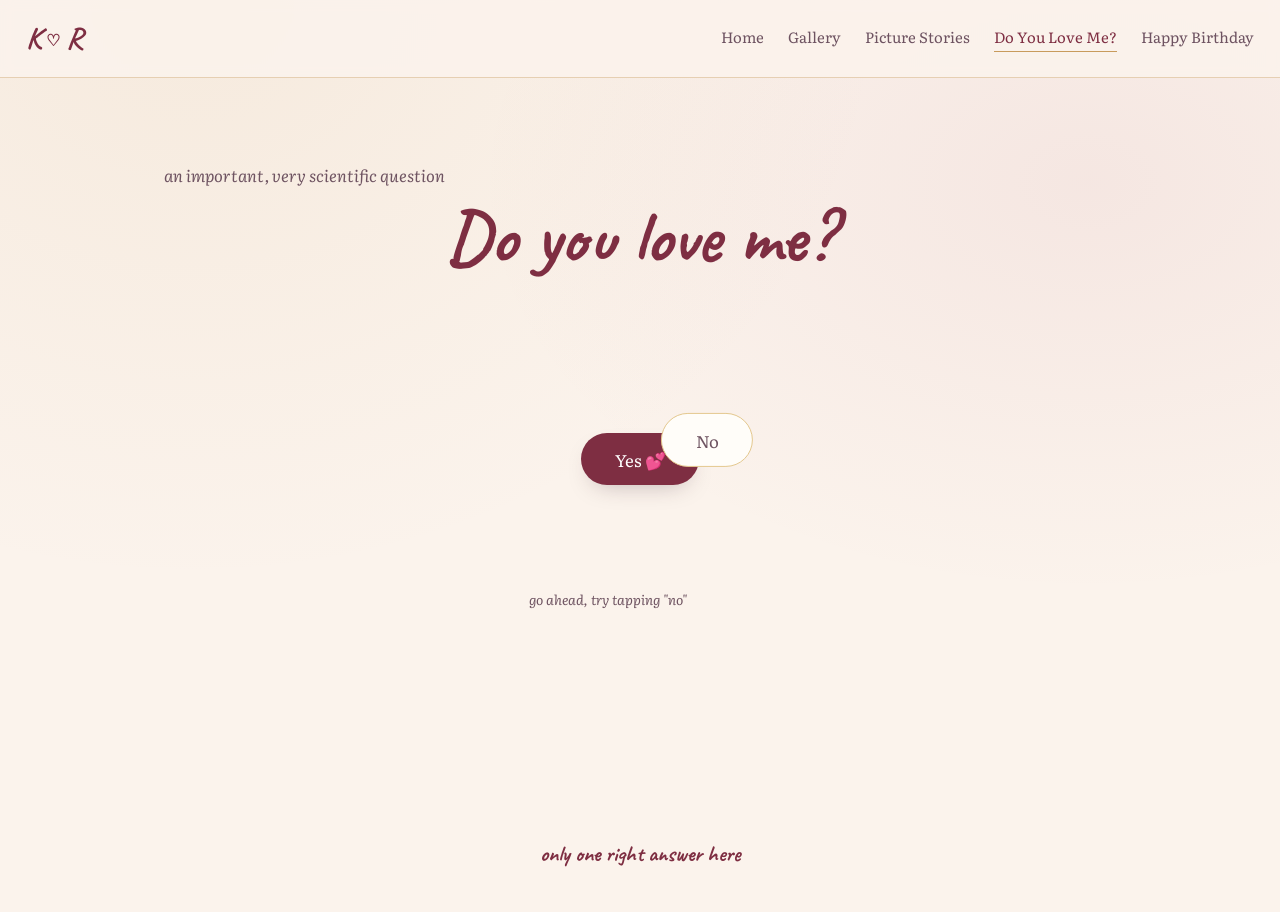
<file: love.html>
<!DOCTYPE html>
<html lang="en">
<head>
<meta charset="UTF-8">
<meta name="viewport" content="width=device-width, initial-scale=1.0">
<title>Do You Love Me? — For Rajvieeeee</title>
<style>
/* ============================================================
   For Rajvieeeee — shared theme
   A handwritten scrapbook, not a template. Paper, ink, tape,
   polaroids pinned to a corkboard. Every accent borrows from
   things already in the photos: henna, kissed paper, string lights.
   ============================================================ */

@import url('https://fonts.googleapis.com/css2?family=Caveat:wght@500;600;700&family=Literata:ital,wght@0,400;0,500;0,600;1,400&display=swap');

:root{
  --paper:      #FBF3EC;
  --paper-deep: #F1E3D2;
  --card:       #FFFDF9;
  --ink:        #3B2331;
  --ink-soft:   #6E5361;
  --rose:       #A8425A;
  --rose-deep:  #7E2E42;
  --blush:      #F3C9D4;
  --gold:       #C89B5C;
  --gold-soft:  #E4C88E;
  --sage:       #E7DCC6;

  --shadow-card: 0 10px 24px -12px rgba(59,35,49,0.35);
  --radius-card: 3px;
}

*{ box-sizing: border-box; }
html{ scroll-behavior: smooth; }

body{
  margin: 0;
  background:
    radial-gradient(ellipse at 15% 0%, rgba(200,155,92,0.10), transparent 45%),
    radial-gradient(ellipse at 85% 20%, rgba(168,66,90,0.07), transparent 40%),
    var(--paper);
  color: var(--ink);
  font-family: 'Literata', Georgia, serif;
  font-size: 17px;
  line-height: 1.6;
  -webkit-font-smoothing: antialiased;
}

h1, h2, h3, .script{
  font-family: 'Caveat', cursive;
  color: var(--rose-deep);
  font-weight: 700;
  line-height: 1.05;
  margin: 0 0 .2em 0;
}

h1{ font-size: clamp(2.6rem, 7vw, 4.6rem); }
h2{ font-size: clamp(2rem, 5vw, 3rem); }
h3{ font-size: clamp(1.5rem, 3vw, 1.9rem); }

p{ max-width: 62ch; }

a{ color: var(--rose); }

::selection{ background: var(--blush); color: var(--ink); }

/* focus visibility, kept even though we style things by hand */
a:focus-visible, button:focus-visible, .memory:focus-visible{
  outline: 2px solid var(--rose);
  outline-offset: 3px;
}

@media (prefers-reduced-motion: reduce){
  *{ animation: none !important; transition: none !important; }
}

/* ---------- header / nav ---------- */
.site-header{
  position: sticky;
  top: 0;
  z-index: 40;
  display: flex;
  align-items: center;
  justify-content: space-between;
  gap: 1rem;
  padding: .9rem 1.6rem;
  background: rgba(251, 243, 236, 0.88);
  backdrop-filter: blur(6px);
  border-bottom: 1px solid rgba(200,155,92,0.4);
}

.wordmark{
  font-family: 'Caveat', cursive;
  font-size: 1.9rem;
  font-weight: 700;
  color: var(--rose-deep);
  text-decoration: none;
  display: flex;
  align-items: baseline;
  gap: .35rem;
}
.wordmark .heart{ font-size: 1rem; transform: translateY(-2px); }

.site-nav{
  display: flex;
  flex-wrap: wrap;
  gap: 1.1rem 1.5rem;
  list-style: none;
  margin: 0;
  padding: 0;
}
.site-nav a{
  font-family: 'Literata', serif;
  font-size: .93rem;
  color: var(--ink-soft);
  text-decoration: none;
  border-bottom: 1px solid transparent;
  padding-bottom: 2px;
  transition: color .2s ease, border-color .2s ease;
  white-space: nowrap;
}
.site-nav a:hover,
.site-nav a.current{
  color: var(--rose-deep);
  border-color: var(--gold);
}

.nav-toggle{
  display: none;
  background: none;
  border: 1px solid var(--gold);
  border-radius: var(--radius-card);
  color: var(--rose-deep);
  font-family: 'Literata', serif;
  font-size: .85rem;
  padding: .35rem .7rem;
  cursor: pointer;
}

@media (max-width: 760px){
  .nav-toggle{ display: inline-block; }
  .site-nav{
    display: none;
    position: absolute;
    top: 100%; left: 0; right: 0;
    background: var(--paper);
    border-bottom: 1px solid rgba(200,155,92,0.4);
    padding: 1rem 1.6rem 1.4rem;
    flex-direction: column;
    gap: .9rem;
  }
  .site-nav.open{ display: flex; }
}

/* ---------- generic page chrome ---------- */
.wrap{ max-width: 1080px; margin: 0 auto; padding: 0 1.6rem; }

.hero{
  padding: 4.2rem 1.6rem 2.6rem;
  text-align: center;
}
.hero .kicker{
  font-family: 'Literata', serif;
  font-style: italic;
  color: var(--ink-soft);
  font-size: 1.02rem;
  margin-bottom: .6rem;
}
.hero p.lede{
  margin: 1rem auto 0;
  color: var(--ink-soft);
}

.site-footer{
  text-align: center;
  padding: 3rem 1.6rem 2.6rem;
  color: var(--ink-soft);
  font-size: .9rem;
}
.site-footer .script{ font-size: 1.4rem; display:block; margin-bottom:.3rem; }

/* ---------- decorative bits ---------- */
.tape{
  position: absolute;
  width: 74px; height: 26px;
  background: repeating-linear-gradient(
    45deg,
    rgba(232,200,142,0.75),
    rgba(232,200,142,0.75) 6px,
    rgba(200,155,92,0.55) 6px,
    rgba(200,155,92,0.55) 12px
  );
  opacity: .85;
  box-shadow: 0 2px 4px rgba(59,35,49,0.15);
}

.pin{
  position: absolute;
  width: 14px; height: 14px;
  border-radius: 50%;
  background: radial-gradient(circle at 32% 30%, #fff, var(--rose) 45%, var(--rose-deep) 100%);
  box-shadow: 0 3px 4px rgba(59,35,49,0.35);
}

.hairline{
  border: none;
  border-top: 1px solid var(--gold-soft);
  max-width: 220px;
  margin: 2.4rem auto;
}

/* ---------- home: destination cards ---------- */
.destinations{
  display: grid;
  grid-template-columns: repeat(auto-fit, minmax(210px, 1fr));
  gap: 2.1rem;
  padding: 1rem 0 4rem;
}

.dest-card{
  position: relative;
  display: block;
  text-decoration: none;
  color: var(--ink);
  background: var(--card);
  border: 1px solid rgba(200,155,92,0.35);
  border-radius: var(--radius-card);
  padding: 1.6rem 1.4rem 1.5rem;
  box-shadow: var(--shadow-card);
  transform: rotate(var(--tilt, 0deg));
  transition: transform .25s ease, box-shadow .25s ease;
}
.dest-card:hover{
  transform: rotate(var(--tilt, 0deg)) translateY(-5px);
  box-shadow: 0 16px 30px -14px rgba(59,35,49,0.4);
}
.dest-card .pin{ top: -7px; left: 50%; margin-left: -7px; }
.dest-card .dest-icon{ font-size: 1.8rem; display:block; margin-bottom:.4rem; }
.dest-card h3{ margin-bottom: .25rem; }
.dest-card p{ margin: 0; color: var(--ink-soft); font-size: .92rem; }
.dest-card .soon{
  display:inline-block; margin-top:.6rem;
  font-family:'Literata',serif; font-style: italic;
  font-size:.78rem; color: var(--gold); 
}

/* ---------- corkboard / memories grid ---------- */
.corkboard{
  padding: 1rem 0 5rem;
  column-count: 1;
  column-gap: 30px;
}
@media (min-width: 620px){ .corkboard{ column-count: 2; } }
@media (min-width: 980px){ .corkboard{ column-count: 3; } }

.memory{
  break-inside: avoid;
  margin: 0 0 32px;
  transform: rotate(var(--tilt, 0deg));
}

.flip-card{
  position: relative;
  perspective: 1400px;
  cursor: pointer;
}
.flip-inner{
  position: relative;
  transform-style: preserve-3d;
  -webkit-transform-style: preserve-3d;
  transition: transform .7s cubic-bezier(.22,.85,.28,1);
}
.flip-card.flipped .flip-inner{ transform: rotateY(180deg); }

.flip-front, .flip-back{
  backface-visibility: hidden;
  -webkit-backface-visibility: hidden;
}
.flip-back{
  position: absolute;
  inset: 0;
  transform: rotateY(180deg);
}

/* front: polaroid */
.flip-front{
  background: var(--card);
  padding: 14px 14px 20px;
  border-radius: var(--radius-card);
  box-shadow: var(--shadow-card);
}
.photo-stack{
  position: relative;
  overflow: hidden;
  border-radius: 2px;
}
.photo-stack img{
  width: 100%;
  display: block;
  object-fit: cover;
  aspect-ratio: 4 / 5;
}
.photo-stack.pair{ display: flex; gap: 4px; }
.photo-stack.pair img{ width: 50%; aspect-ratio: 3 / 5; }

/* give the back face reliable room for text regardless of photo shape */
.flip-inner{ min-height: 340px; }

.flip-front .tape{ top: -12px; left: 50%; margin-left: -37px; }
.flip-front .cap-title{
  font-family: 'Caveat', cursive;
  color: var(--rose-deep);
  font-size: 1.5rem;
  margin: .6rem 0 0;
  text-align: center;
}
.flip-front .cap-hint{
  text-align: center;
  font-size: .78rem;
  font-style: italic;
  color: var(--ink-soft);
  margin: .1rem 0 0;
}

/* back: the note */
.flip-back{
  background:
    linear-gradient(var(--sage), var(--sage)),
    repeating-linear-gradient(
      to bottom,
      transparent, transparent 27px,
      rgba(168,66,90,0.14) 27px, rgba(168,66,90,0.14) 28px
    );
  border-radius: var(--radius-card);
  box-shadow: var(--shadow-card);
  padding: 1.5rem 1.4rem;
  display: flex;
  flex-direction: column;
  justify-content: center;
  min-height: 100%;
}
.flip-back .pin{ top: -7px; left: 50%; margin-left: -7px; }
.flip-back p{
  font-size: .98rem;
  color: var(--ink);
  margin: 0;
}
.flip-back .cap-hint{
  margin-top: .9rem;
  font-size: .76rem;
  font-style: italic;
  color: var(--ink-soft);
  text-align: right;
}

/* keep front/back same footprint so the flip doesn't jump */
.flip-card{ min-height: 0; }
.flip-inner{ width: 100%; }
.flip-back{ }

/* buttons */
.btn{
  display: inline-block;
  font-family: 'Literata', serif;
  font-size: .95rem;
  color: var(--rose-deep);
  text-decoration: none;
  border-bottom: 2px solid var(--gold);
  padding-bottom: 2px;
}
.btn:hover{ color: var(--rose); border-color: var(--rose); }

/* stub / coming-soon pages */
.stub{
  text-align: center;
  padding: 5rem 1.6rem 6rem;
}
.stub .pin{ position: static; display:inline-block; margin-bottom: 1.2rem; }

/* ---------- gallery: plain photo/video wall ---------- */
.gallery-item{
  position: relative;
  break-inside: avoid;
  margin: 0 0 28px;
  background: var(--card);
  padding: 12px 12px 14px;
  border-radius: var(--radius-card);
  box-shadow: var(--shadow-card);
  transform: rotate(var(--tilt, 0deg));
  cursor: zoom-in;
  transition: transform .25s ease, box-shadow .25s ease;
}
.gallery-item:hover{
  transform: rotate(var(--tilt, 0deg)) translateY(-4px);
  box-shadow: 0 16px 30px -14px rgba(59,35,49,0.4);
}
.gallery-item .tape{ top: -12px; left: 50%; margin-left: -37px; }
.gallery-item img{
  width: 100%;
  display: block;
  border-radius: 2px;
  object-fit: cover;
}
.gallery-item .play-badge{
  position: absolute;
  top: 12px; left: 12px; right: 12px; bottom: 26px;
  display: flex; align-items: center; justify-content: center;
  pointer-events: none;
}
.gallery-item .play-badge span{
  width: 54px; height: 54px;
  border-radius: 50%;
  background: rgba(59,35,49,0.55);
  color: #fff;
  font-size: 1.2rem;
  display: flex; align-items: center; justify-content: center;
  padding-left: 4px;
}

/* lightbox */
.lightbox{
  position: fixed;
  inset: 0;
  z-index: 100;
  background: rgba(37,22,29,0.86);
  display: none;
  align-items: center;
  justify-content: center;
  padding: 2rem;
}
.lightbox.open{ display: flex; }
.lightbox-content img,
.lightbox-content video{
  display: block;
  max-width: min(92vw, 720px);
  max-height: 86vh;
  border-radius: 4px;
  box-shadow: 0 20px 50px rgba(0,0,0,0.5);
}
.lightbox-close{
  position: absolute;
  top: 1.1rem; right: 1.5rem;
  color: #fff;
  font-family: 'Caveat', cursive;
  font-size: 2.4rem;
  line-height: 1;
  background: none;
  border: none;
  cursor: pointer;
}

/* ---------- do you love me ---------- */
.love-stage{
  min-height: 56vh;
  display: flex;
  flex-direction: column;
  align-items: center;
  justify-content: flex-start;
  text-align: center;
  padding: 1.5rem 1.6rem 5rem;
}
.love-round{ width: 100%; max-width: 560px; }
.love-buttons{
  position: relative;
  display: flex;
  align-items: center;
  justify-content: center;
  width: 100%;
  height: 240px;
  margin: 1.6rem auto 0;
}
.love-btn{
  font-family: 'Literata', serif;
  border: none;
  border-radius: 40px;
  padding: .85rem 2.1rem;
  font-size: 1.05rem;
}
.love-btn.yes{
  background: var(--rose-deep);
  color: #fff;
  box-shadow: var(--shadow-card);
  transition: transform .3s ease;
  cursor: pointer;
}
.love-btn.no{
  position: absolute;
  top: 42%;
  left: 62%;
  transform: translate(-50%, -50%);
  background: var(--card);
  color: var(--ink-soft);
  border: 1px solid var(--gold-soft);
  transition: top .22s ease, left .22s ease;
  white-space: nowrap;
  cursor: pointer;
}
.love-stage .cap-hint{
  margin-top: .6rem;
  font-size: .85rem;
  font-style: italic;
  color: var(--ink-soft);
}
.love-reveal{ max-width: 560px; margin-top: .5rem; }
.love-reveal .pagelist{
  text-align: left;
  display: inline-block;
  margin: 1rem 0;
  padding-left: 1.2rem;
}
.love-reveal .pagelist li{ margin-bottom: .5rem; }
.hidden{ display: none !important; }

/* ---------- happy birthday: lock + countdown ---------- */
.locked{
  text-align: center;
  padding: 3rem 1.6rem 6rem;
}
.locked .lock-icon{ font-size: 3rem; display: block; margin-bottom: 1rem; }
.countdown{
  display: flex;
  gap: 1.2rem;
  justify-content: center;
  margin-top: 2.2rem;
  flex-wrap: wrap;
}
.countdown .unit{
  background: var(--card);
  border-radius: var(--radius-card);
  box-shadow: var(--shadow-card);
  padding: 1rem 1.2rem;
  min-width: 84px;
}
.countdown .num{
  font-family: 'Caveat', cursive;
  font-size: 2.6rem;
  color: var(--rose-deep);
  display: block;
  line-height: 1;
}
.countdown .label{
  font-size: .75rem;
  color: var(--ink-soft);
}

/* ---------- happy birthday: cake + candles ---------- */
.cake-wrap{ text-align: center; padding: 2.5rem 1.6rem 1rem; }
.cake{
  position: relative;
  max-width: 440px;
  margin: 2.2rem auto 0;
}
.candles{
  display: flex;
  flex-wrap: wrap;
  justify-content: center;
  gap: 4px 8px;
  position: relative;
  z-index: 2;
  margin-bottom: -6px;
}
.candle{
  background: none;
  border: none;
  cursor: pointer;
  width: 18px;
  padding: 20px 0 0;
  position: relative;
}
.candle .stick{
  width: 5px;
  height: 22px;
  margin: 0 auto;
  border-radius: 2px;
  background: linear-gradient(var(--blush), var(--rose));
}
.candle .flame{
  position: absolute;
  top: 0; left: 50%;
  margin-left: -5px;
  width: 10px; height: 14px;
  border-radius: 50% 50% 50% 50% / 60% 60% 40% 40%;
  background: radial-gradient(circle at 50% 70%, #FFE9A8, #F4A340 60%, #C8541C);
  animation: flicker 1.6s ease-in-out infinite;
}
.candle.out .flame{ display: none; }
@keyframes flicker{
  0%, 100%{ transform: scaleY(1) rotate(-3deg); }
  50%{ transform: scaleY(1.12) rotate(3deg); }
}
.cake-body{
  height: 108px;
  background: linear-gradient(var(--card), var(--sage));
  border-radius: 14px 14px 32px 32px;
  box-shadow: var(--shadow-card);
  position: relative;
  z-index: 1;
}
.cake-plate{
  height: 14px;
  max-width: 480px;
  margin: 0 auto;
  background: var(--gold-soft);
  border-radius: 50%;
}
.cake-hint{
  margin-top: 1.3rem;
  font-style: italic;
  color: var(--ink-soft);
  font-size: .9rem;
}

/* ---------- happy birthday: the letter ---------- */
.letter-wrap{
  max-width: 600px;
  margin: 0 auto;
  padding: 2.2rem 1.6rem 5rem;
  text-align: center;
}
.letter-wrap p{ margin: 0 auto 1rem; text-align: left; }
.letter-wrap .signature{
  font-family: 'Caveat', cursive;
  font-size: 1.9rem;
  color: var(--rose-deep);
  margin-top: 1.4rem;
  text-align: center;
}

/* ---------- confetti ---------- */
.confetti-piece{
  position: fixed;
  top: -20px;
  width: 9px; height: 14px;
  z-index: 200;
  pointer-events: none;
  animation: confetti-fall linear forwards;
}
@keyframes confetti-fall{
  to{ transform: translateY(110vh) rotate(540deg); opacity: .9; }
}

</style>
</head>
<body>

<header class="site-header">
  <a class="wordmark" href="index.html">K <span class="heart">♡</span> R</a>
  <button class="nav-toggle" aria-label="Toggle menu">Menu</button>
  <nav class="site-nav">
    <a href="index.html">Home</a>
    <a href="gallery.html">Gallery</a>
    <a href="picture-stories.html">Picture Stories</a>
    <a href="love.html" class="current">Do You Love Me?</a>
    <a href="birthday.html">Happy Birthday</a>
  </nav>
</header>

<section class="hero" style="padding-bottom:0;">
  <p class="kicker">an important, very scientific question</p>
  <h1>Do you love me?</h1>
</section>

<div class="love-stage">

  <div class="love-round" id="loveRound">
    <div class="love-buttons" id="loveButtons">
      <button class="love-btn yes" id="loveYes">Yes 💕</button>
      <button class="love-btn no" id="loveNo">No</button>
    </div>
    <p class="cap-hint" id="loveHint">go ahead, try tapping "no"</p>
  </div>

  <div class="love-reveal hidden" id="loveReveal">
    <h2>I knew it.</h2>
    <p>Okay, since that's settled — a quick map of everything on this site, so you always know your way around:</p>
    <ul class="pagelist">
      <li><strong>Home</strong> — where all of this starts.</li>
      <li><strong>Gallery</strong> — every photo of us, all in one place.</li>
      <li><strong>Picture Stories</strong> — tap a photo, read the little story behind it.</li>
      <li><strong>Do You Love Me?</strong> — you're standing in it right now.</li>
      <li><strong>Happy Birthday</strong> — the big one. Save it for the 30th.</li>
    </ul>
    <p><a class="btn" href="index.html">back to home</a></p>
  </div>

</div>

<footer class="site-footer">
  <span class="script">only one right answer here</span>
</footer>

<script>
// Mobile nav toggle
document.addEventListener('DOMContentLoaded', () => {
  const toggle = document.querySelector('.nav-toggle');
  const nav = document.querySelector('.site-nav');
  if (toggle && nav){
    toggle.addEventListener('click', () => {
      nav.classList.toggle('open');
    });
  }

  // Flip cards (Picture Stories)
  document.querySelectorAll('.flip-card').forEach(card => {
    card.setAttribute('tabindex', '0');
    card.setAttribute('role', 'button');
    const front = card.querySelector('.flip-front .cap-title');
    card.setAttribute('aria-label', front ? front.textContent : 'Photo, tap to read the story');

    const toggleFlip = () => card.classList.toggle('flipped');

    card.addEventListener('click', toggleFlip);
    card.addEventListener('keydown', (e) => {
      if (e.key === 'Enter' || e.key === ' '){
        e.preventDefault();
        toggleFlip();
      }
    });
  });

  // Gallery lightbox
  const lightbox = document.getElementById('lightbox');
  if (lightbox){
    const content = lightbox.querySelector('.lightbox-content');
    const closeBtn = lightbox.querySelector('.lightbox-close');

    const openLightbox = (item) => {
      const videoSrc = item.getAttribute('data-video');
      content.innerHTML = '';
      if (videoSrc){
        const video = document.createElement('video');
        video.src = videoSrc;
        video.controls = true;
        video.autoplay = true;
        video.playsInline = true;
        content.appendChild(video);
      } else {
        const img = item.querySelector('img');
        const big = document.createElement('img');
        big.src = img.src;
        big.alt = img.alt || '';
        content.appendChild(big);
      }
      lightbox.classList.add('open');
    };

    const closeLightbox = () => {
      lightbox.classList.remove('open');
      const video = content.querySelector('video');
      if (video) video.pause();
      content.innerHTML = '';
    };

    document.querySelectorAll('.gallery-item').forEach(item => {
      item.setAttribute('tabindex', '0');
      item.setAttribute('role', 'button');
      item.addEventListener('click', () => openLightbox(item));
      item.addEventListener('keydown', (e) => {
        if (e.key === 'Enter' || e.key === ' '){
          e.preventDefault();
          openLightbox(item);
        }
      });
    });

    closeBtn.addEventListener('click', closeLightbox);
    lightbox.addEventListener('click', (e) => {
      if (e.target === lightbox) closeLightbox();
    });
    document.addEventListener('keydown', (e) => {
      if (e.key === 'Escape') closeLightbox();
    });
  }

  // Do You Love Me — the "no" button that can't be caught
  const yesBtn = document.getElementById('loveYes');
  const noBtn = document.getElementById('loveNo');
  if (yesBtn && noBtn){
    const stage = document.getElementById('loveButtons');
    const hint = document.getElementById('loveHint');
    const round = document.getElementById('loveRound');
    const reveal = document.getElementById('loveReveal');
    const dodgeMessages = ['nice try', 'nope', 'so close', 'not happening', 'try again?', 'almost had it'];
    let dodges = 0;

    const dodge = (e) => {
      e.preventDefault();
      const rect = stage.getBoundingClientRect();
      const btnRect = noBtn.getBoundingClientRect();
      const maxX = Math.max(rect.width - btnRect.width, 0);
      const maxY = Math.max(rect.height - btnRect.height, 0);
      const x = Math.random() * maxX;
      const y = Math.random() * maxY;
      noBtn.style.left = x + 'px';
      noBtn.style.top = y + 'px';
      noBtn.style.transform = 'none';
      dodges += 1;
      const scale = Math.min(1 + dodges * 0.05, 1.5);
      yesBtn.style.transform = 'scale(' + scale + ')';
      if (dodges >= 2 && hint){
        hint.textContent = dodgeMessages[Math.min(dodges - 2, dodgeMessages.length - 1)];
      }
    };

    noBtn.addEventListener('pointerenter', dodge);
    noBtn.addEventListener('touchstart', dodge, { passive: false });
    noBtn.addEventListener('click', dodge);

    yesBtn.addEventListener('click', () => {
      round.classList.add('hidden');
      reveal.classList.remove('hidden');
    });
  }
});

// Happy Birthday: countdown lock, candles, confetti
(function(){
  const lockedEl = document.getElementById('bdayLocked');
  const unlockedEl = document.getElementById('bdayUnlocked');
  if (!lockedEl || !unlockedEl) return;

  const target = new Date('2026-09-30T00:00:00');

  function launchConfetti(){
    const colors = ['#A8425A', '#C89B5C', '#F3C9D4', '#E7DCC6', '#7E2E42'];
    for (let i = 0; i < 70; i++){
      const p = document.createElement('div');
      p.className = 'confetti-piece';
      p.style.left = Math.random() * 100 + 'vw';
      p.style.background = colors[Math.floor(Math.random() * colors.length)];
      p.style.animationDuration = (2.5 + Math.random() * 1.5) + 's';
      p.style.transform = 'rotate(' + Math.floor(Math.random() * 360) + 'deg)';
      document.body.appendChild(p);
      setTimeout(() => p.remove(), 4200);
    }
  }

  function showUnlocked(){
    lockedEl.classList.add('hidden');
    unlockedEl.classList.remove('hidden');
    launchConfetti();
  }

  function pad2(n){
    n = Math.floor(n);
    return n < 10 ? '0' + n : String(n);
  }

  function tick(){
    const now = new Date();
    const diff = target - now;
    if (diff <= 0){
      showUnlocked();
      return;
    }
    const d = Math.floor(diff / 86400000);
    const h = Math.floor((diff % 86400000) / 3600000);
    const m = Math.floor((diff % 3600000) / 60000);
    const s = Math.floor((diff % 60000) / 1000);
    const dEl = document.getElementById('cdDays');
    const hEl = document.getElementById('cdHours');
    const mEl = document.getElementById('cdMins');
    const sEl = document.getElementById('cdSecs');
    if (dEl) dEl.textContent = d;
    if (hEl) hEl.textContent = pad2(h);
    if (mEl) mEl.textContent = pad2(m);
    if (sEl) sEl.textContent = pad2(s);
  }

  if (new Date() >= target){
    lockedEl.classList.add('hidden');
    unlockedEl.classList.remove('hidden');
  } else {
    tick();
    setInterval(tick, 1000);
  }

  const candles = document.querySelectorAll('.candle');
  const letterSection = document.getElementById('bdayLetter');
  const cakeHint = document.getElementById('cakeHint');
  let remaining = candles.length;
  candles.forEach(c => {
    c.addEventListener('click', () => {
      if (c.classList.contains('out')) return;
      c.classList.add('out');
      remaining -= 1;
      if (remaining === 0 && letterSection){
        if (cakeHint) cakeHint.textContent = 'happy birthday, Rajvieeeee 🎂';
        letterSection.classList.remove('hidden');
        launchConfetti();
        letterSection.scrollIntoView({ behavior: 'smooth', block: 'start' });
      }
    });
  });
})();

</script>
</body>
</html>
</file>
